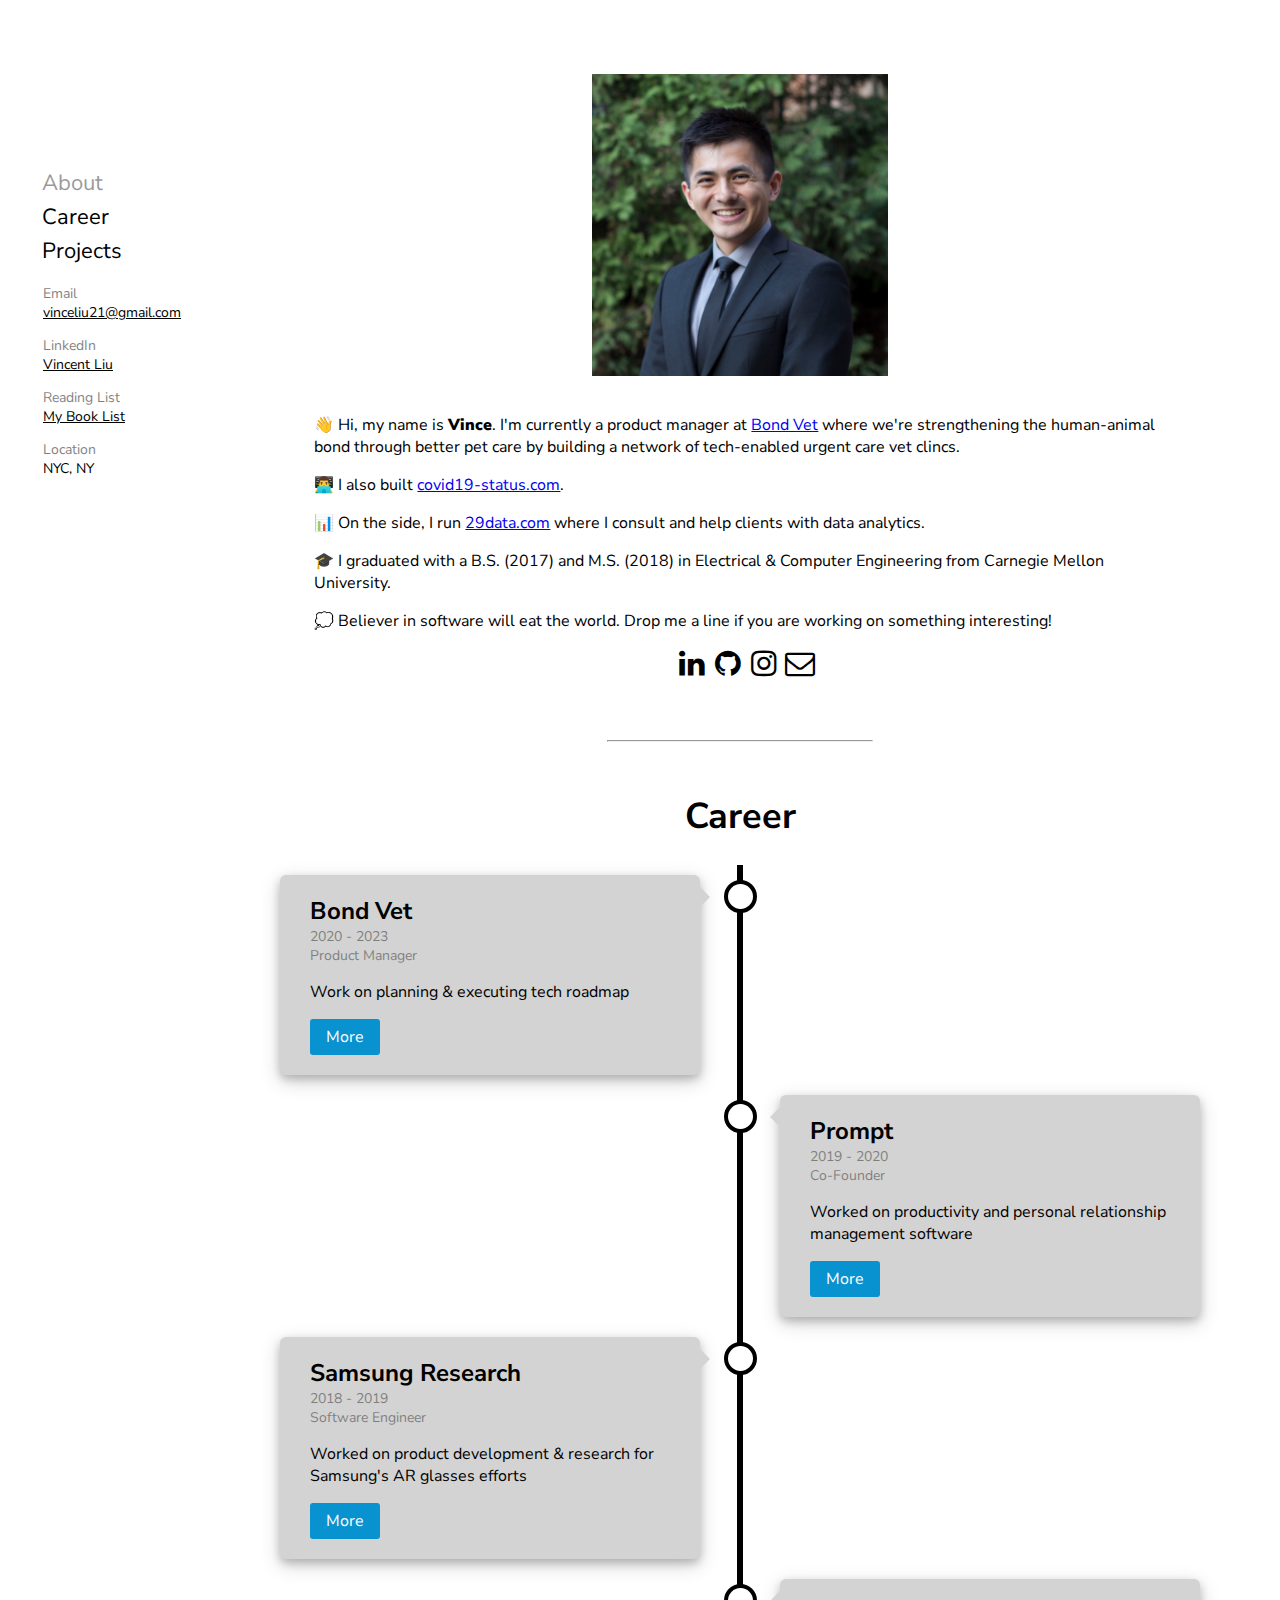
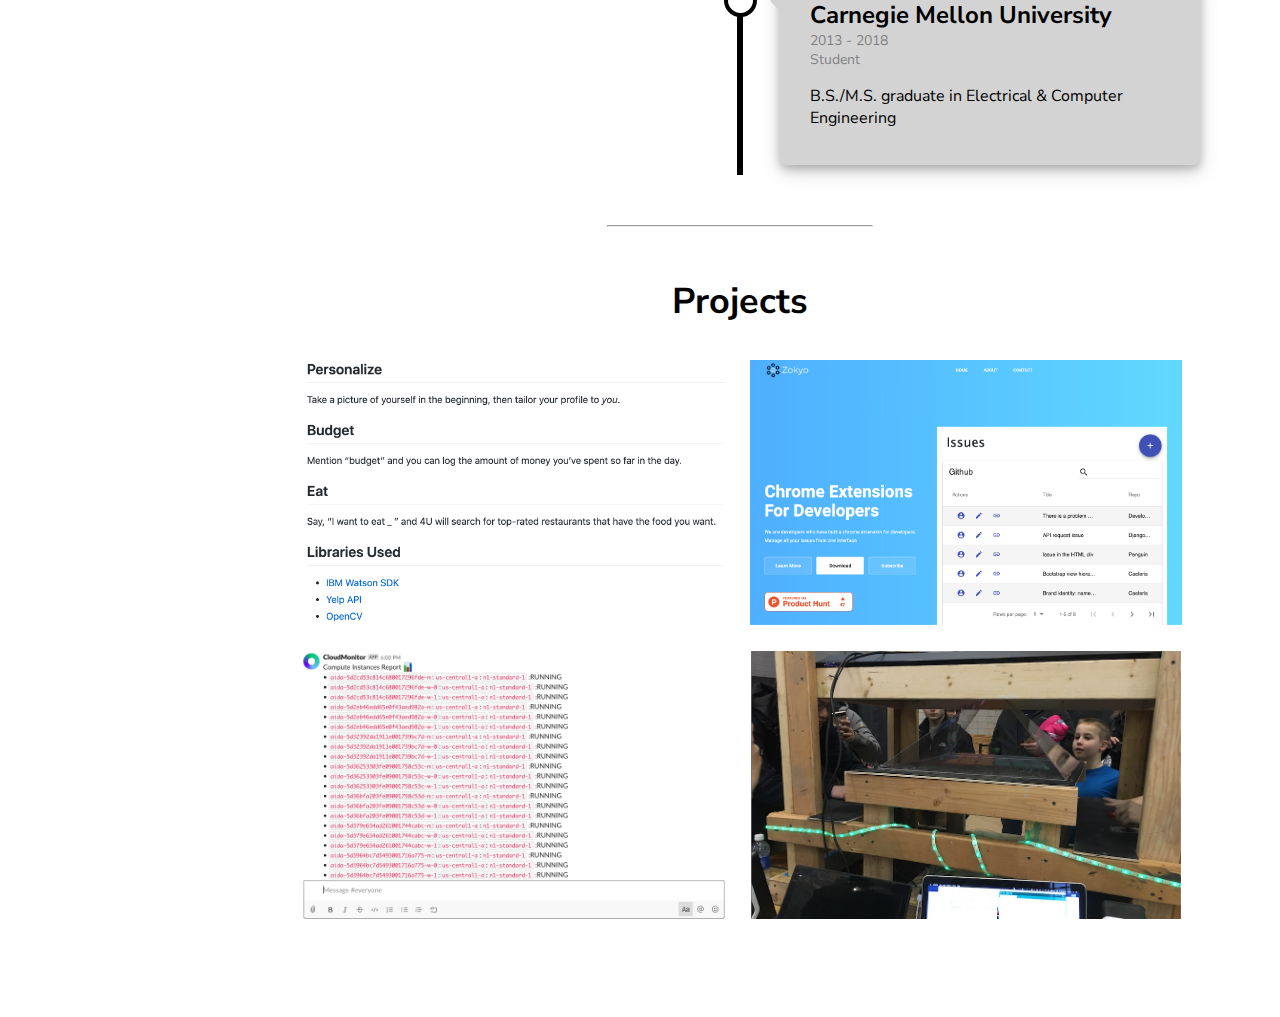
<file: index.html>
<!DOCTYPE html>

<html>
  <head>
    <!-- Global site tag (gtag.js) - Google Analytics -->
    <script async src="https://www.googletagmanager.com/gtag/js?id=UA-153496610-1"></script>
    <script>
      window.dataLayer = window.dataLayer || [];
      function gtag(){dataLayer.push(arguments);}
      gtag('js', new Date());

      gtag('config', 'UA-153496610-1');
    </script>
    <title>Vincent Liu</title>

    <meta name="viewport" content="width=device-width, initial-scale=1.0">
    <link rel='icon' href='./static/32.png' type='image/x-icon'/ >
    <link rel="stylesheet" href="https://cdnjs.cloudflare.com/ajax/libs/font-awesome/4.7.0/css/font-awesome.min.css">
    <link href="https://fonts.googleapis.com/css?family=Nunito+Sans&display=swap" rel="stylesheet">
    <link href="https://fonts.googleapis.com/css?family=Montserrat&display=swap" rel="stylesheet">
    <link rel="stylesheet" href="style.css">
  </head>
  <body>
    <div class="sidenav">
      <nav>
        <ul>
          <li><a href="#hero" class="current">About</a></li>
          <li><a href="#timeline">Career</a></li>
          <li><a href="#projects">Projects</a></li>
        </ul>
      </nav>
      <div class="side-bio">
        <ul>
            <li>
              <p style="margin-bottom: 0px; margin-left: 3px; font-size: 14px; opacity: 0.5;">Email</p>
              <a href="mailto: vinceliu21@gmail.com" target="_blank" style="font-size: 14px; margin-left: 3px; text-decoration: underline;">vinceliu21@gmail.com</a>
            </li>
            <li>
              <p style="margin-bottom: 0px; margin-left: 3px; font-size: 14px; opacity: 0.5;">LinkedIn</p>
              <a href="https://linkedin.com/in/vinceliu21" target="_blank" style="font-size: 14px; margin-left: 3px; text-decoration: underline;">Vincent Liu</a>
            </li>
            <li>
              <p style="margin-bottom: 0px; margin-left: 3px; font-size: 14px; opacity: 0.5;">Reading List</p>
              <a href="https://spice-lung-815.notion.site/Novels-f5aa604390f640a6b6671b8aa19a5288" target="_blank" style="font-size: 14px; margin-left: 3px; text-decoration: underline;">My Book List</a>
            </li>
            <!-- <li>
              <p style="margin-bottom: 0px; margin-left: 3px; font-size: 14px; opacity: 0.5;">Twitter</p>
              <a href="https://twitter.com/vinceliu21" target="_blank" style="font-size: 14px; margin-left: 3px; text-decoration: underline;">@vinceliu21</a>
            </li> -->
            <!-- <li>
                <p style="margin-bottom: 0px; margin-left: 3px; font-size: 14px; opacity: 0.5;">Resume</p>
                <a href="#" target="_blank" style="font-size: 14px; margin-left: 3px; text-decoration: underline;">Download</a>
              </li> -->
            <li>
              <p style="margin-bottom: 0px; margin-left: 3px; font-size: 14px; opacity: 0.5;">Location</p> 
              <p style="margin: 0px; margin-left: 3px; font-size: 14px;">NYC, NY</p>
            </li>
        </ul>
      </div>
    </div>
    <div class="main">
      <section class="hero" id="hero">
        <figure>
          <img class="profile-img-box" style="width: 30%; height: auto;"  src="./static/headshot.jpg"></img>
          <!-- <p style="margin-top: 0px; font-style: italic;  font-size: 13px;">South Lake Tahoe</p> -->
        </figure>
        
        
        <div class="hero-text">
          
          <p>👋 Hi, my name is <span  style="font-weight: 900;">Vince</span>. 
            I'm currently a product manager at <a href="https://bondvet.com/" target="_blank">Bond Vet</a> where we're strengthening the human-animal bond through better pet care by building a network of tech-enabled urgent care vet clincs. </p>
            <!-- I'm currently the Co-Founder at <a href="https://youtu.be/rPjfTg-vA2I" target="_blank">Prompt</a>—productivity software to help working individuals gain insight into all their professional relationships. You can read more about our mission <a href="https://www.notion.so/teamprompt/Why-Prompt-46e5538b9f2c4fa88ba80ee7b120e682" target="_blank">here</a>. I also built <a href="https://www.covid19-status.com/" target="_blank">covid19-status.com</a>.</p> -->
          <p>👨‍💻 I also built <a href="https://www.covid19-status.com/" target="_blank">covid19-status.com</a>.</p>
            <!-- <p>👨‍💻 Before that, I worked in the Bay Area as a software engineer at a venture backed robotics startup and Samsung Research.</p> -->
<!--, where I worked on AR Glasses and ML projects.</p>-->
          <p>📊 On the side, I run <a href="https://29data.com/" target="_blank">29data.com</a> where I consult and help clients with data analytics.</p>
          <p>🎓 I graduated with a B.S. (2017) and M.S. (2018) in Electrical & Computer Engineering from Carnegie Mellon University.</p>
          <p>💭 Believer in software will eat the world. Drop me a line if you are working on something interesting!</p> 
          <!-- <p>💭 I spend a lot of time thinking about the future of technology and how to leverage software to impact human lives at scale. Drop me a line if you are working on something interesting!</p>  -->
<!--I am particularly interested in the usage of data to augment human lives.</p>-->
<!--the creation of engaging human relationships and communities, and future of VR/AR.</p> -->
              <!-- how to democratize education and meaningful work opportunities. I am focused on leveraging software to build technologies and experiences that impact the way humans live and work at scale.</p>   -->
          <!-- <p>📚 In my spare time, I like to <a href="https://www.notion.so/Novels-f5aa604390f640a6b6671b8aa19a5288" target="_blank">read</a>, cook, and snowboard.</p> -->
        </div>

        <div class="social-icons">
          <a href="https://www.linkedin.com/in/vinceliu21" target="_blank" class="fa fa-linkedin"></a>
          <a href="https://github.com/vinceliu21" target="_blank" class="fa fa-github"></a>
          <a href="https://www.instagram.com/vinceliu21/" target="_blank" class="fa fa-instagram"></a>
          <!-- <a href="https://twitter.com/vinceliu21" target="_blank" class="fa fa-twitter"></a> -->
          <a href="mailto: vinceliu21@gmail.com" class="fa fa-envelope-o"></a>

        </div>
        
        
      </section>

      <hr style="width: 25%; margin-top: 50px; margin-bottom: 50px;"/>
      <section class="timeline-container" id="timeline">
        <h1 style="font-size: 36px">Career</h1>
        <div class="timeline">
          <div class="container left">
            <div class="content">
              <!-- <div class="content-date-right">June 2018</div> -->
              <div class="card-title">Bond Vet</div>
              <div class="card-date">2020 - 2023</div>
              <div class="card-location">Product Manager</div>
              <!-- <div class="card-location">New York, NY</div> -->
              <p>Work on planning & executing tech roadmap</p>
              <a href="https://bondvet.com/" target="_blank" class="button">More</a>
            </div>
          </div>
          <div class="container right">
            <div class="content">
              <!-- <div class="content-date-left"><div class="card-title">Prompt</div><div class="card-date">May 2019 - Present</div></div> -->
              <div class="card-title"> Prompt</div>
              <div class="card-date">2019 - 2020</div>
              <div class="card-location">Co-Founder</div>
              <!-- <p>Co-founder and CEO of <a href="https://www.getprompt.app/" target="_blank">Prompt</a>,  -->
                <p>Worked on productivity and personal relationship management software</p>
               <!-- <p> Co-Founder at Prompt. We are working on a relationship manager app—integrated with email and calendar—designed to give individuals better context around who they interact with professionally. This was inspired by the belief that technology should be used to help facilitate human interactions and relationships. <a href="https://youtu.be/QewbwAYKeug" target="_blank"<Demo</a> </p>  -->
                 <a href="https://www.getprompt.app/" target="_blank" class="button">More</a>
            </div>
            
          </div>
          <div class="container left">
            <div class="content">
              <!-- <div class="content-date-right">June 2018</div> -->
              <div class="card-title">Samsung Research</div>
              <div class="card-date">2018 - 2019</div>
              <div class="card-location">Software Engineer</div>
              <p>Worked on product development & research for Samsung's AR glasses efforts</p>
              <!-- <p>Software Engineer working on product development and strategy for AR Glasses and ML projects. Our team debuted an AR development headset and SDK at Samsung Developer Conference 2018. A few of my work accolades include Mobile Platform Solutions (MPS) lab 2018 Q3 Wall of Fame award, Samsung 2018 soccer league tournament runner-up, and Samsung Culture Committee representative.</p> -->
              <a href="https://www.sra.samsung.com/" target="_blank" class="button">More</a>
            </div>
          </div>

          <!-- <div class="container left">
            <div class="content">
              <div class="content-date-left">May 2018</div>
              <div class="card-title">Knightscope, Inc.</div>
              <div class="card-date">2016-2017</div>
              <div class="card-location">Mountain View, CA</div>
              <p>Software Engineer at a venture backed autonomous security robotics <a href="https://www.knightscope.com/" target="_blank">startup</a>. I developed core robotics features such as tilt alarm, GPS-SLAM coordinate conversion, and motor daisy chaining. I also helped with field deployment of a machine for our client Uber.</p>
              <a href="https://www.knightscope.com/" target="_blank" class="button">More</a>
            </div>
          </div> -->

          <div class="container right">
            <div class="content">
              <!-- <div class="content-date-left">May 2018</div> -->
              <div class="card-title">Carnegie Mellon University</div>
              <div class="card-date">2013 - 2018</div>
              <div class="card-location">Student</div>
              <!-- <div class="card-location">Pittsburgh, PA</div> -->
              <p>B.S./M.S. graduate in Electrical & Computer Engineering</p>
              <!-- <p>Carnegie Mellon B.S and M.S. graduate in Electrical and Computer Engineering. A few of my organizations and accolades include a TA position, Dean's list, club lacrosse, and 2 year <a href="https://cmubuggy.org/reference/What_is_buggy%3F" target="_blank">Buggy</a> Pusher. For the latter, we currently hold the Carnegie Involvement Association (CIA) <a href="https://www.instagram.com/p/BwIkMV5lBQi/?igshid=eb9c5s0ejf51" target="_blank">school record.</a> </p> -->
            </div>
          </div>


          <!-- <div class="container right">
            <div class="content">
              <h2>2016-2017</h2>
              <h3>Knightscope</h3>
              <p>I interned at Knightscope in the Summer of 2016 and proceeded to work there has remote engineer when I returned to Pittsburgh.</p>
            </div>
          </div>
          <div class="container left">
            <div class="content">
              <h2>2015</h2>
              <h3>SitWith</h3>
              <p>Found through CMU's Project Olympus incubator</p>
              <p>I worked part-time at a mobile app consumer startup working to connect individual diners with like-minded people during meals.</p>
            </div>
          </div> -->
        </div>
      </section>
      <!-- Projects Section -->
      <hr style="width: 25%; margin-top: 50px; margin-bottom: 50px;"/>
      <section class="projects" id="projects">
        <h1 style="font-size: 36px">Projects</h1>
        <div class="row">
          <div class="column">
            <div class="portfolio-content">

              <div class="portfolio-container" id="clickableProject">
                <img class="portfolio-image" src="./static/4U5.png" alt="Mountains" style="width:97%;">
                  <div class="portfolio-text">
                    4U: A personalized assistant designed just <strong>for you</strong>.
                  </div>
              </div>
              
              
              <!-- The Modal -->
              <div id="myModal" class="modal">
                <!-- Modal content -->
                <div class="modal-content">
                  
                  <div class="modal-header">
                    <span class="close">&times;</span>
                    <br/>
                    <img class="modal-image" src="./static/4U5.png" alt="4U">
                  </div>
                  <div class="modal-body">
                    <div class="modal-text">
                      <br/>
                      <h3 style="margin: 0; font-size: 36px">4U: Personalized Voice Assistant</h3>
                      <h3 style="margin-top: 0; opacity: 0.5">February 2017</h3>
                      <!-- <a href="https://github.com/vinceliu21/TartanHacks_S17" target="_blank" class="profile-link">CODE ON GITHUB</a> -->
                      <a href="https://github.com/vinceliu21/TartanHacks_S17" target="_blank" class="fa fa-github"></a>
                      <hr style="width: 10%; margin: 0; margin-top: 10px"/>
                      <p>4U is a personalized voice assistant project that was developed during Carnegie Mellon's 2017 Spring Hackathon by myself and three other students. 
                       We wanted to leverage the new IBM Watson SDK for Speech to Text (STT) and facial recognition capabilities, therefore we decided that an assistant to help in managing daily activities would be a perfect project.
                      </p>
                      <p style="font-weight: bold;">Key Features</p>
                      <ol>
                        <li>Facial Recognition</li>
                          <ul>
                            <li>OpenCV laptop webcam integration to capture user's face</li>
                            <li>IBM Watson Visual Recognition API to train facial recognition model</li>
                          </ul>
                        <li>Restaurant Recommendations</li>
                          <ul>
                            <li>Watson STT API to detect "I want to eat ____" </li>
                            <li>Yelp API integration to search local restaurants for the desired food</li>
                          </ul>
                        <li>Budget Planning</li>
                          <ul>
                            <li>Watson STT API to allow for user to log budget activity through speech </li>
                            
                          </ul>

                      </ul>
                      <br/><br/>
                    </div>
                  </div>
                </div>
              </div>
            </div>
          </div>

          <div class="column">
            <div class="portfolio-content">
              <div class="portfolio-container" id="clickableProject2">
                <img class="portfolio-image" src="./static/zokyo.png" alt="Lights" style="width:100%">
                <div class="portfolio-text">
                  Zokyo: Chrome extension built for developers to manage their GitHub tickets
                </div>
              </div>

              <!-- The Modal -->
              <div id="project2" class="modal">
                  <!-- Modal content -->
                  <div class="modal-content">
                    <div class="modal-header">
                      <span class="close2">&times;</span>
                      <br/>
                      <img class="modal-image" src="./static/zokyo.png" alt="Zokyo" >
                    </div>
                    <div class="modal-body">
                      <div class="modal-text" >
                        <br/>
                        <h3 style="margin: 0; font-size: 36px">Zokyo: GitHub Chrome Extension</h3>
                        <h3 style="margin-top: 0; opacity: 0.5">January 2019</h3>
                        <hr style="width: 10%; margin: 0; margin-top: 10px;"/>
                        <p>Zokyo was a project to learn the process and intricacies of developing chrome extensions. I built a chrome extension that helped developers manage their GitHub tickets. Developers using Zokyo could view, edit, and close their GitHub tickets from any chrome tab.
                        </p>
                        <p>I launched the project on the Chrome Developer Store and posted on Product Hunt where I was on the front page for that day's product launches. The project is not maintained anymore, but you can find more information <a href="http://joinzokyo.com/" target="_blank">here</a>.</p>
                      </div>
                      <br/><br/>
  
                  </div>
                </div>
              
              </div>
            
            </div>
          </div>


          <div class="column">
            <div class="portfolio-content">
              <div class="portfolio-container" id="clickableProject3">
                <img class="portfolio-image" src="./static/slack.png" alt="Lights" style="width:100%">
                <div class="portfolio-text">
                  CloudTrack: Slackbot that posts daily summaries of AWS/GCP resources
                </div>
              </div>

              <!-- The Modal -->
              <div id="project3" class="modal">
                  <!-- Modal content -->
                  <div class="modal-content">
                    <div class="modal-header">
                      <span class="close3">&times;</span>
                      <br/>
                      <img class="modal-image" src="./static/slack.png" alt="Slack" >
                    </div>
                    <div class="modal-body">
                      <div class="modal-text" >
                        <br/>
                        <h3 style="margin: 0; font-size: 36px">CloudTrack: AWS/GCP Slackbot</h3>
                        <h3 style="margin-top: 0; opacity: 0.5"> 2019</h3>
                        <hr style="width: 10%; margin: 0; margin-top: 10px;"/>
                        <p>CloudTrack is a Slackbot built with Amazon Web Services (AWS) and Google Cloud Platform (GCP) integration that posts daily updates about currently live cloud instances 
                          and their specifics: type of instance, instance name, and instance zone. </p>
                        <p>The inspiration for CloudTrack came from the too often occurrence of deploying cloud instances during development and then not shutting them down properly afterwards. It is also easy for developers to quickly forget about how many instances
                          they have deployed. Developers use a lot of services, but developers are always working in Slack and so that is what led to the inspiration for a Slackbot interface.
                        </p>
                      </div>
                      <br/><br/>
  
                  </div>
                </div>
              
              </div>
            
            </div>
          </div>


          <div class="column">
            <div class="portfolio-content">
              <div class="portfolio-container" id="clickableProject4">
                <img class="portfolio-image" src="./static/megaman4.png" alt="Lights" style="width:99.5%;">
                <div class="portfolio-text">
                  Build18: Holographic Arcade Table
                </div>
              </div>

              <!-- The Modal -->
              <div id="project4" class="modal">
                <!-- Modal content -->
                <div class="modal-content">
                  <div class="modal-header">
                    <span class="close4">&times;</span>
                    <br/>
                    <img class="modal-image" src="./static/megaman4.png" alt="Arcade" >
                  </div>
                  <div class="modal-body">
                    <div class="modal-text">
                      <br/>
                      <h3 style="margin: 0; font-size: 36px">Build18: Holographic Arcade Table</h3>
                      <h3 style="margin-top: 0; opacity: 0.5"> 2016</h3>
                      <a href="https://www.instagram.com/p/BAk6eroQ09p/?igshid=sec2uj7lwbnm" target="_blank" class="fa fa-instagram"></a>
                      <hr style="width: 10%; margin: 0; margin-top: 10px;"/>
                      <p>For Carnegie Mellon's 2016 hardware Hackathon, I partnered with three other students to build an arcade table where two users could control holograms and battle one another.
                        The holograms were displayed using an acrylic pyramid, a monitor, and <a href="https://en.wikipedia.org/wiki/Pepper%27s_ghost" target="_blank">pepper's ghost</a> for the illusion effect.
                        The arcade controls were built using a Raspberry Pi and Arduino Mega, while the game logic was made with Python. </p>
                      <p>
                      <p>We were awarded the Build 18 Officer's Choice award for the judge's favorite project out of the 80 other projects.</p>
                      </p>
                    </div>
                    <br/><br/>

                </div>
              </div>
            
            </div>
          </div>

        </div>


      </section>
      <br/>
      <br/>
      <br/>
    </div>
    <script src="./static/logic.js"></script>
  </body>
</html>
</file>
<file: style.css>
* {
  box-sizing: border-box;
}

body{
  font-family: 'Nunito Sans', sans-serif;
  /* margin: 0px; */
  /* background-color:gray; */
}

/* a:hover{
  opacity: 1;
} */

/* SIDENAV STYLING */

.sidenav{
  height: 100%;
  width: 200px;
  position: fixed;
  z-index: 1;
  top: 0;
  left: 0;
  background-color: #FFF;
  overflow-x: hidden;
  padding-top: 150px;
}

@media screen and (max-width: 1024px){
  .sidenav{
    display: none;
  }
}

.side-bio{
  display: block;
}

.side-bio ul {
  list-style: none;
}


.sidenav a {
  text-decoration: none;
  font-size: 22px;
  color:black;
  display: block;
}

.sidenav nav a:hover {
  /* opacity: 0.4; */
  color: #f1f1f1;
}

.sidenav nav ul {
  list-style: none;
}

.sidenav nav ul li a {
  display: block;
  padding: 2px;
}

.sidenav nav ul li a.current {
  opacity:0.4;
}

@media screen and (max-height: 450px) {
  .sidenav {padding-top: 15px;}
  .sidenav a {font-size: 18px;}
}

/* MAIN SECTION STYLING */
.main {
  margin-left: 200px;
}

@media screen and (max-width: 1025px){
  .main{
    margin: 0;
  }
}



/* Hero Section Styling */

.hero{ 
  width: 100%;
  /* height: 900px; */
  display: flex;
  flex-direction: column;
  align-items: center;
  text-align: center;
}

.banner-img{
  width: 80%;
  height: auto;
  /* height:350px; */
}

.profile-img {
  margin-top: 30px;
  border-radius: 50%;
  width: 192px;
  height: 192px;
}

.profile-img-box {
  /* margin-top: 30px; */
  /* border-radius: 50%; */
  width: 45%;
  padding-top: 50px;
  height: auto;
  /* height: 192px; */
}
@media screen and (max-width: 1025px){
  .profile-img-box{
    width: 60%;
  }
}
@media screen and (max-width: 600px){
  .profile-img-box{
    width: 100%;
  }
}


.social-icons{
  /* margin-top: 30px; */
  margin-left: 11px;
  margin-bottom: 10px;
}

.hero-text{
  width: 80%;
  text-align: left;
}

/* Style all font awesome icons */
.fa {
  /* padding: 5px; */
  font-size: 30px;
  /* margin: 0 auto; */
  width: 32px;
  height: 32px;
  text-align: center;
  text-decoration: none;
  /* border-radius: 50%; */
}

/* Add a hover effect if you want */
.fa:hover {
  opacity: 0.7;
  color: white;
  background-color:gray;
  opacity: 0.5;
}

/* Set a specific color for each brand */

/* Facebook */
.fa-facebook {
  background: #3B5998;
  color: white;
}

.fa-linkedin {
  color: black;
}

.fa-instagram{
  color: black;
}
.fa-envelope-o{
  color: black;
}

.fa-github{
  color: black;
}
/* Twitter */
.fa-twitter {
  /* color: #55ACEE; */
  color: black;
}

/* Novels Section Styling */

.novels{
  text-align: center;
  height: 900px;
  /* width: 100%;
  height: 500px;
  display: flex;
  flex-direction: column;
  align-items: center;
  text-align: center; */
}


/* Timeline Section Styling */

.button {
  background-color: #0892d0;
  border: none;
  color: white;
  padding: 7px 16px;
  text-align: center;
  text-decoration: none;
  display: inline-block;
  font-size: 16px;
  border-radius: 3px;
  /* margin: 2px 1px; */
  cursor: pointer;
}


.card-title{
  font-size: 24px;
  font-weight: bold;
}
.card-date{
  font-size: 14px;
  opacity: 0.4;
}
.card-location{
  font-size: 14px;
  opacity: 0.4;
}

.timeline-container{
  text-align:center;
  /* height: 900px; */
}
/* The actual timeline (the vertical ruler) */
.timeline {
  position: relative;
  max-width: 1000px;
  margin: 0 auto;
}

/* The actual timeline (the vertical ruler) */
.timeline::after {
  content: '';
  position: absolute;
  width: 6px;
  /* background-color:#d3d3d3; */
  background-color: black;
  top: 0;
  bottom: 0;
  left: 50%;
  margin-left: -3px;
}

/* Container around content */
.container {
  padding: 10px 40px;
  position: relative;
  background-color: inherit;
  width: 50%;
}

/* The circles on the timeline */
.container::after {
  content: '';
  position: absolute;
  width: 25px;
  height: 25px;
  right: -17px;
  background-color: white;
  /* border: 4px solid #d3d3d3; */
  border:  4px solid black;
  top: 15px;
  border-radius: 50%;
  z-index: 1;
}

/* Place the container to the left */
.left {
  left: 0;
}

/* Place the container to the right */
.right {
  left: 50%;
}

/* Add arrows to the left container (pointing right) */
.left::before {
  content: " ";
  height: 0;
  position: absolute;
  top: 22px;
  width: 0;
  z-index: 1;
  right: 30px;
  border: medium solid #d3d3d3;
  /* box-shadow: 0 4px 8px 0 rgba(0, 0, 0, 0.2), 0 6px 20px 0 rgba(0, 0, 0, 0.19); */
  border-width: 10px 0 10px 10px;
  border-color: transparent transparent transparent #d3d3d3;
}

/* Add arrows to the right container (pointing left) */
.right::before {
  content: " ";
  height: 0;
  position: absolute;
  top: 22px;
  width: 0;
  z-index: 1;
  left: 30px;
  border: medium solid #d3d3d3;
  border-width: 10px 10px 10px 0;
  border-color: transparent #d3d3d3 transparent transparent;
}

/* Fix the circle for containers on the right side */
.right::after {
  left: -16px;
}

/* The actual content */
.content {
  padding: 20px 30px;
  background: lightgray;
  box-shadow: 0 4px 8px 0 rgba(0, 0, 0, 0.2), 0 6px 20px 0 rgba(0, 0, 0, 0.19);
  /* background-color: #d3d3d3; */
  /* border: 1px solid black; */
  position: relative;
  text-align: left;
  border-radius: 6px;
}

.content-date-left {
  background: lightgray;
  display: inline-block;
  color: black;
  padding: 10px;
  position: absolute;
  border-radius: 3px;
  box-shadow: 0 4px 8px 0 rgba(0, 0, 0, 0.2), 0 6px 20px 0 rgba(0, 0, 0, 0.19);
  top: 0;
  right: 0;
}

.content-date-right {
  background: #FF4081;
  display: inline-block;
  color: #FFF;
  padding: 10px;
  position: absolute;
  top: 0;
  right: auto;
  left: 0;
}

/* Media queries - Responsive timeline on screens less than 600px wide */
@media screen and (max-width: 600px) {
  /* Place the timelime to the left */
  .timeline::after {
  left: 31px;
  }
  
  /* Full-width containers */
  .container {
  width: 100%;
  padding-left: 70px;
  padding-right: 25px;
  }
  
  /* Make sure that all arrows are pointing leftwards */
  .container::before {
  left: 60px;
  border: medium solid  lightgray;
  border-width: 10px 10px 10px 0;
  border-color: transparent  lightgray transparent transparent;
  }

  /* Make sure all circles are at the same spot */
  .left::after, .right::after {
  left: 15px;
  }
  
  /* Make all right containers behave like the left ones */
  .right {
  left: 0%;
  }
}

/* Projects Section Styling */
.projects{
  text-align: center;
  width: 85%;
  margin: 0px auto;
  /* height: 900px; */
}

.row {
  /* margin: 8px -16px; */
}

/* Add padding BETWEEN each column */
.row,
.row > .column {
  /* padding: 8px; */
}

/* Create four equal columns that floats next to each other */
.column {
  float: left;
  width: 50%;
}

/* Clear floats after rows */ 
.row:after {
  content: "";
  display: table;
  clear: both;
}

/* Content */
.portfolio-content {
  background-color: white;
  padding: 10px;
}

/* Responsive layout - makes a two column-layout instead of four columns */
@media screen and (max-width: 900px) {
  .column {
    width: 50%;
  }
}

/* Responsive layout - makes the two columns stack on top of each other instead of next to each other */
@media screen and (max-width: 600px) {
  .column {
    width: 100%;
  }
}

.profile-link{
  text-decoration: none;
  opacity: 0.6;
  color: black;

}

.profile-link:hover{
  opacity: 0.2;
}

.portfolio-container{
  position: relative;
  /* box-shadow: 0 4px 8px 0 rgba(0, 0, 0, 0.2), 0 6px 20px 0 rgba(0, 0, 0, 0.19); */
  /* border-radius: 6px; */
  /* width: 100%; */
  /* height: auto; */
  cursor: pointer;
}
.portfolio-container:hover .portfolio-image {
  opacity: 0;
  transition: .5s ease;
}

.portfolio-text{
  opacity: 0;
}
.portfolio-container:hover .portfolio-text{
  opacity: 1;
  transition: .5s ease;
}

.portfolio-text {
  color: black;
  font-size: 20px;
  position: absolute;
  top: 50%;
  left: 50%;
  -webkit-transform: translate(-50%, -50%);
  -ms-transform: translate(-50%, -50%);
  transform: translate(-50%, -50%);
  text-align: center;
}

/* Modal Styling */

/* The Modal (background) */
.modal {
  display: none; /* Hidden by default */
  position: fixed; /* Stay in place */
  z-index: 1; /* Sit on top */
  padding-top: 25px; /* Location of the box */
  padding-bottom: 25px;
  left: 0;
  top: 0;
  width: 100%; /* Full width */
  height: 100%; /* Full height */
  overflow: auto; /* Enable scroll if needed */
  background-color: rgb(0,0,0); /* Fallback color */
  background-color: rgba(0,0,0,0.4); /* Black w/ opacity */
}

@media screen and (max-width: 600px){
  .modal{
    padding-top: 75px;
  }
}

/* Modal Content */
.modal-content {
  position: relative;
  background-color: #fefefe;
  margin: auto;
  padding: 0;
  border: 1px solid #888;
  width: 80%;
  box-shadow: 0 4px 8px 0 rgba(0,0,0,0.2),0 6px 20px 0 rgba(0,0,0,0.19);
  -webkit-animation-name: animatetop;
  -webkit-animation-duration: 0.4s;
  animation-name: animatetop;
  animation-duration: 0.4s
}

@media screen and (max-width: 600px) {
  .modal-content {
    width: 100%;
  }
}




/* Add Animation */
@-webkit-keyframes animatetop {
  from {top:-300px; opacity:0} 
  to {top:0; opacity:1}
}

@keyframes animatetop {
  from {top:-300px; opacity:0}
  to {top:0; opacity:1}
}

/* The Close Button */
.close {
  color:black;
  float: right;
  font-size: 28px;
  font-weight: bold;
}

@media screen and (max-width: 600px){
  .close{
    font-size: 48px;
  }
}

.close:hover,
.close:focus {
  color: #000;
  text-decoration: none;
  cursor: pointer;
}

.modal-header {
  padding: 2px 16px;
  /* background-color: #5cb85c; */
  color: white;
}

.modal-body {
  padding: 2px 16px;
  text-align: left;
}

.modal-footer {
  padding: 2px 16px;
  background-color: #5cb85c;
  color: white;
}

.modal-text{
  width: 75%;
  margin: 0 auto;

}

@media screen and (max-width: 600px) {
  .modal-text {
    width: 90%;
  }
}

.modal-image{
  width: 50%;
}

@media screen and (max-width: 600px){
  .modal-image {
    width: 100%;
  }
}




/* The Close Button */
.close2 {
  color:black;
  float: right;
  font-size: 28px;
  font-weight: bold;
}

@media screen and (max-width: 600px){
  .close2{
    font-size: 48px;
  }
}

.close2:hover,
.close2:focus {
  color: #000;
  text-decoration: none;
  cursor: pointer;
}


/* The Close Button */
.close3 {
  color:black;
  float: right;
  font-size: 28px;
  font-weight: bold;
}

@media screen and (max-width: 600px){
  .close3{
    font-size: 48px;
  }
}

.close3:hover,
.close3:focus {
  color: #000;
  text-decoration: none;
  cursor: pointer;
}

/* The Close Button */
.close4 {
  color:black;
  float: right;
  font-size: 28px;
  font-weight: bold;
}

@media screen and (max-width: 600px){
  .close4{
    font-size: 48px;
  }
}

.close4:hover,
.close4:focus {
  color: #000;
  text-decoration: none;
  cursor: pointer;
}

/* Footer Decoration */

.footer {
  position: fixed;
  left: 0;
  bottom: 0;
  width: 100%;
  background-color: red;
  color: white;
  text-align: center;
}
</file>
